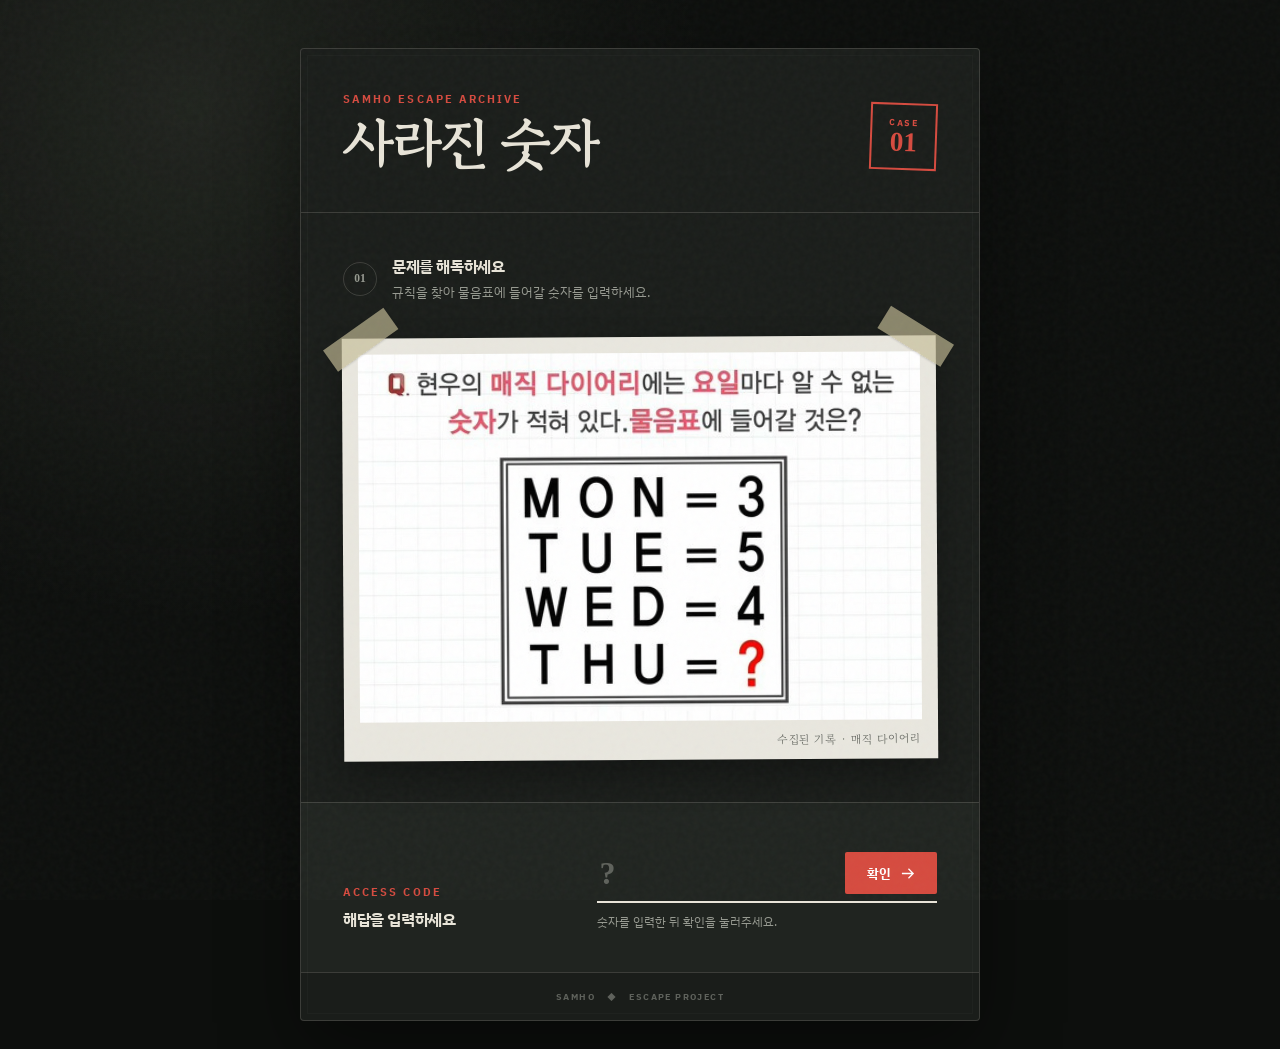
<file: index.html>
<!doctype html>
<html lang="ko">
  <head>
    <meta charset="UTF-8" />
    <meta name="viewport" content="width=device-width, initial-scale=1, viewport-fit=cover" />
    <meta name="theme-color" content="#111311" />
    <meta name="description" content="삼호 방탈출 첫 번째 문제" />
    <title>삼호 방탈출 — 문제 01</title>
    <link rel="preconnect" href="https://fonts.googleapis.com" />
    <link rel="preconnect" href="https://fonts.gstatic.com" crossorigin />
    <link
      href="https://fonts.googleapis.com/css2?family=Gowun+Batang:wght@400;700&family=IBM+Plex+Sans+KR:wght@400;500;600;700&display=swap"
      rel="stylesheet"
    />
    <link rel="stylesheet" href="styles.css" />
    <script src="script.js" defer></script>
  </head>
  <body>
    <div class="grain" aria-hidden="true"></div>

    <main class="case-file">
      <header class="case-header">
        <div>
          <p class="eyebrow">SAMHO ESCAPE ARCHIVE</p>
          <h1>사라진 숫자</h1>
        </div>
        <div class="case-number" aria-label="첫 번째 문제">
          <span>CASE</span>
          <strong>01</strong>
        </div>
      </header>

      <section class="puzzle-section" aria-labelledby="puzzle-heading">
        <div class="section-label">
          <span class="label-index">01</span>
          <div>
            <h2 id="puzzle-heading">문제를 해독하세요</h2>
            <p>규칙을 찾아 물음표에 들어갈 숫자를 입력하세요.</p>
          </div>
        </div>

        <figure class="evidence">
          <div class="evidence-tape tape-left" aria-hidden="true"></div>
          <div class="evidence-tape tape-right" aria-hidden="true"></div>
          <img src="assets/puzzle.png" alt="월요일, 화요일, 수요일의 숫자 규칙을 보고 목요일의 숫자를 찾는 문제" />
          <figcaption>수집된 기록 · 매직 다이어리</figcaption>
        </figure>
      </section>

      <section class="answer-section" aria-labelledby="answer-heading">
        <div class="answer-copy">
          <p class="answer-kicker">ACCESS CODE</p>
          <h2 id="answer-heading">해답을 입력하세요</h2>
        </div>

        <form id="answer-form" novalidate>
          <label class="sr-only" for="answer-input">정답 숫자</label>
          <div class="input-row">
            <input
              id="answer-input"
              name="answer"
              type="text"
              inputmode="numeric"
              pattern="[0-9]*"
              maxlength="2"
              autocomplete="off"
              placeholder="?"
              aria-describedby="result-message"
              autofocus
            />
            <label class="submit-control">
              <input class="haptic-switch" type="checkbox" switch aria-label="정답 확인" />
              <span>확인</span>
              <svg viewBox="0 0 24 24" aria-hidden="true">
                <path d="M5 12h14M14 6l6 6-6 6" />
              </svg>
            </label>
          </div>
          <p id="result-message" class="result-message" aria-live="polite">숫자를 입력한 뒤 확인을 눌러주세요.</p>
        </form>
      </section>

      <section id="success-panel" class="success-panel" aria-labelledby="success-heading" hidden>
        <div class="success-stamp" aria-hidden="true">SOLVED</div>
        <div class="success-heading">
          <span class="check-mark" aria-hidden="true">
            <svg viewBox="0 0 24 24"><path d="m5 12 4.2 4L19 6.5" /></svg>
          </span>
          <div>
            <p>CASE 01 · COMPLETE</p>
            <h2 id="success-heading">정답입니다</h2>
          </div>
        </div>
        <div class="answer-reveal">
          <img src="assets/answer.png" alt="정답을 맞힌 것을 축하하는 이미지" />
        </div>

        <div class="follow-up">
          <div class="follow-up-copy">
            <p class="answer-kicker">SECOND LOCK</p>
            <h3>위 사진에 있는 글씨 5글자를 있는대로 쓰세요.</h3>
          </div>

          <form id="clue-form" novalidate>
            <label class="sr-only" for="clue-input">사진 속 글씨 5글자</label>
            <div class="input-row clue-input-row">
              <input
                id="clue-input"
                name="clue"
                type="text"
                maxlength="8"
                autocomplete="off"
                placeholder="글씨 5글자"
                aria-describedby="clue-message"
              />
              <label class="submit-control">
                <input class="haptic-switch" type="checkbox" switch aria-label="두 번째 정답 확인" />
                <span>확인</span>
                <svg viewBox="0 0 24 24" aria-hidden="true">
                  <path d="M5 12h14M14 6l6 6-6 6" />
                </svg>
              </label>
            </div>
            <p id="clue-message" class="result-message" aria-live="polite">띄어쓰기는 채점에 영향을 주지 않습니다.</p>
          </form>
        </div>

        <div id="final-panel" class="final-panel" hidden>
          <div class="final-label">
            <span>UNLOCKED</span>
            <strong>최종 단서</strong>
          </div>
          <div class="answer-reveal final-reveal">
            <img src="assets/answer-1-1.png" alt="두 번째 정답 이미지" />
          </div>
          <p class="success-note">이 화면을 진행요원에게 보여주세요.</p>
        </div>
      </section>

      <footer>
        <span>SAMHO</span>
        <span aria-hidden="true">◆</span>
        <span>ESCAPE PROJECT</span>
      </footer>
    </main>
  </body>
</html>
</file>
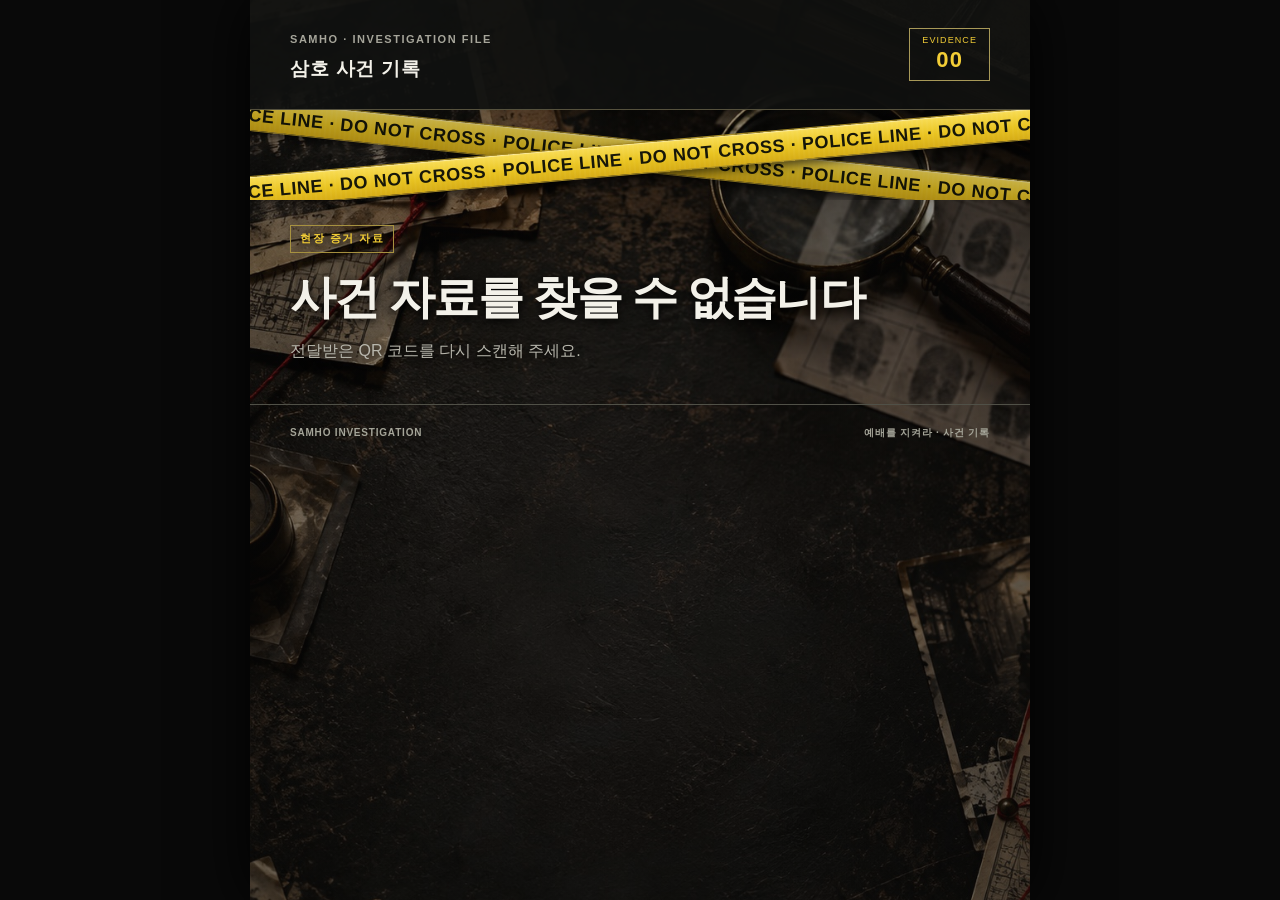
<file: investigation/index.html>
<!doctype html>
<html lang="ko">
<head>
  <meta charset="utf-8">
  <meta name="viewport" content="width=device-width, initial-scale=1">
  <meta name="theme-color" content="#111111">
  <title>삼호 사건 기록</title>
  <link rel="stylesheet" href="style.css?v=9">
  <script src="case.js?v=8" defer></script>
</head>
<body>
  <main class="file">
    <header class="masthead"><div><span class="overline">SAMHO · INVESTIGATION FILE</span><p>삼호 사건 기록</p></div><span class="seal">EVIDENCE<br><b id="case-number">00</b></span></header>
    <div class="police-cordon" aria-hidden="true"><span class="police-tape tape-back">POLICE LINE · DO NOT CROSS · POLICE LINE · DO NOT CROSS · POLICE LINE · DO NOT CROSS</span><span class="police-tape tape-front">POLICE LINE · DO NOT CROSS · POLICE LINE · DO NOT CROSS · POLICE LINE · DO NOT CROSS</span></div>
    <section class="intro"><p class="tag">현장 증거 자료</p><h1 id="title"></h1><p id="intro"></p></section>
    <section id="entry-section" class="answer" hidden><div class="section-head"><span>ENTRY / ACCESS CODE</span></div><div id="entry-evidence"></div><form id="entry-form"><label for="entry-input">정답 입력</label><div class="answer-row"><input id="entry-input" autocomplete="off" autocapitalize="none" spellcheck="false" placeholder="정답을 입력하세요" aria-describedby="entry-message"><button type="submit">확인 →</button></div><p id="entry-message" class="stage-message" role="status" aria-live="polite">정답을 입력하고 확인을 눌러주세요.</p></form></section>
    <section id="puzzle-section" aria-labelledby="evidence-title"><div class="section-head"><span>01 / EVIDENCE</span><h2 id="evidence-title">확보된 자료</h2><p>사진을 누르면 원본을 크게 볼 수 있습니다.</p></div><div id="evidence"></div></section>
    <section id="answer-section" class="answer" hidden><div class="section-head"><span>02 / INVESTIGATION</span></div><p id="question" class="question"></p><form id="form"><label for="answer-input">정답 입력</label><div class="answer-row"><input id="answer-input" autocomplete="off"><button type="submit">확인 <span aria-hidden="true">→</span></button></div><p id="message" role="status" aria-live="polite">정답을 입력하고 확인을 눌러주세요.</p></form></section>
    <section id="result" class="result" hidden aria-live="polite"><div class="section-head"><span>ACCESS GRANTED</span><h2>정답입니다</h2><p>새로운 자료가 확보되었습니다.</p></div><div id="result-evidence"></div></section>
    <footer><span>SAMHO INVESTIGATION</span><span>예배를 지켜라 · 사건 기록</span></footer>
  </main>
</body>
</html>
</file>
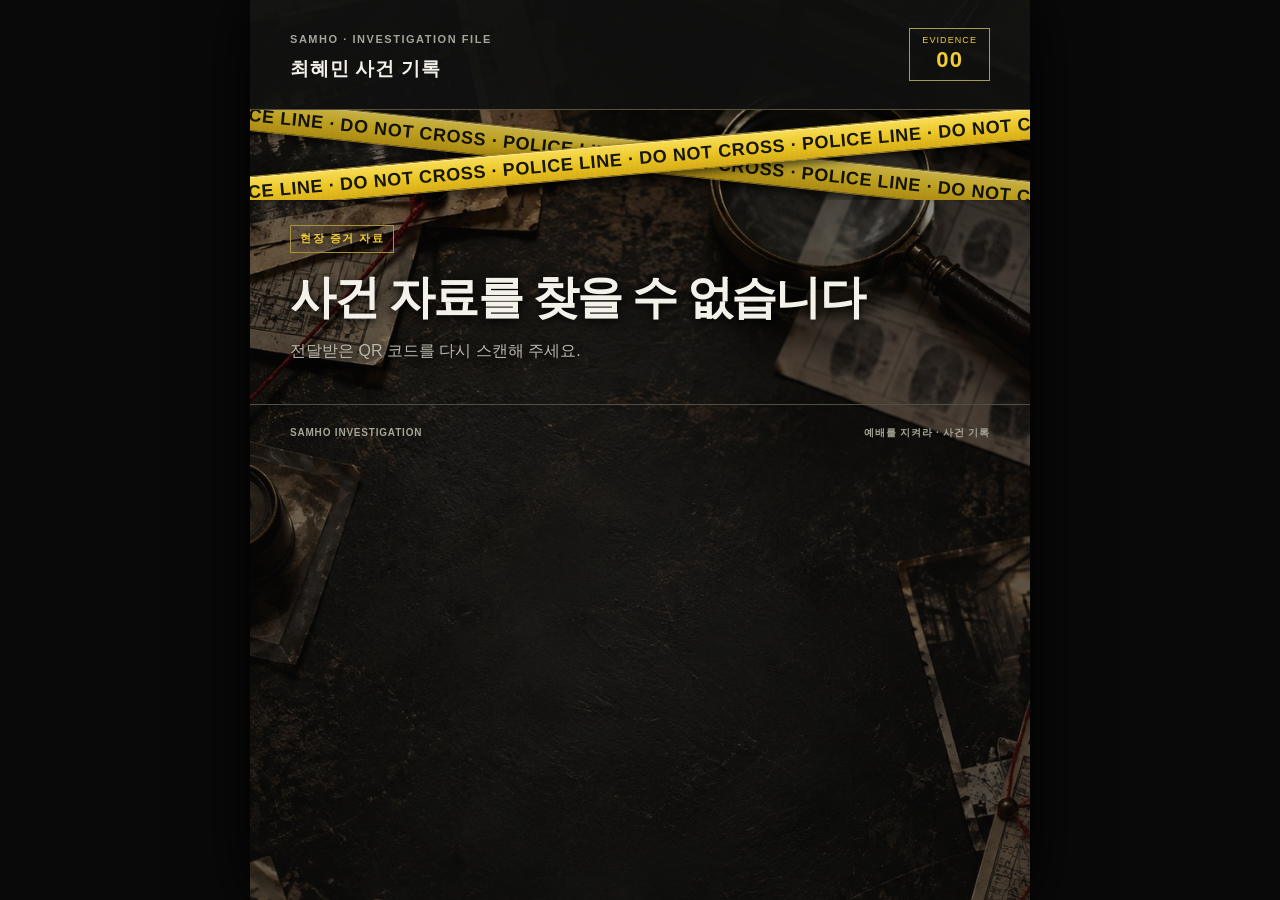
<file: investigation/choi/index.html>
<!doctype html>
<html lang="ko">
<head>
  <meta charset="utf-8">
  <meta name="viewport" content="width=device-width, initial-scale=1">
  <meta name="theme-color" content="#111111">
  <title>최혜민 · 삼호 사건 기록</title>
  <link rel="stylesheet" href="../style.css?v=7">
  <link rel="stylesheet" href="choi.css?v=2">
  <script src="choi.js?v=5" defer></script>
</head>
<body>
  <main class="file">
    <header class="masthead"><div><span class="overline">SAMHO · INVESTIGATION FILE</span><p>최혜민 사건 기록</p></div><span class="seal">EVIDENCE<br><b id="case-number">00</b></span></header>
    <div class="police-cordon" aria-hidden="true"><span class="police-tape tape-back">POLICE LINE · DO NOT CROSS · POLICE LINE · DO NOT CROSS · POLICE LINE · DO NOT CROSS</span><span class="police-tape tape-front">POLICE LINE · DO NOT CROSS · POLICE LINE · DO NOT CROSS · POLICE LINE · DO NOT CROSS</span></div>
    <section class="intro"><p class="tag">현장 증거 자료</p><h1 id="title"></h1><p id="intro"></p></section>
    <section aria-labelledby="evidence-title"><div class="section-head"><span>01 / EVIDENCE</span><h2 id="evidence-title">확보된 자료</h2><p>사진을 누르면 원본을 크게 볼 수 있습니다.</p></div><div id="evidence"></div></section>
    <div id="stages"></div>
    <footer><span>SAMHO INVESTIGATION</span><span>예배를 지켜라 · 사건 기록</span></footer>
  </main>
</body>
</html>
</file>
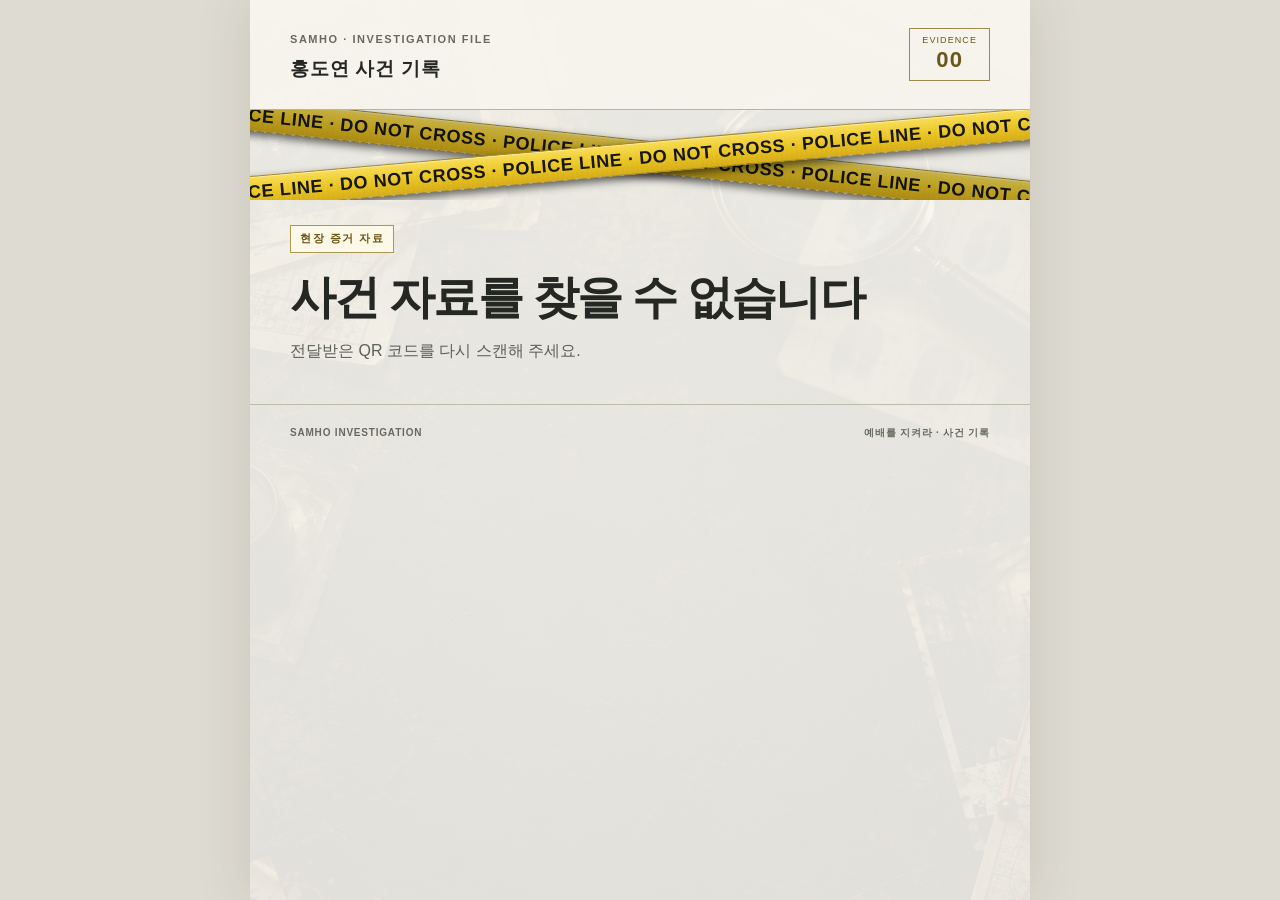
<file: investigation/hong/index.html>
<!doctype html>
<html lang="ko">
<head>
  <meta charset="utf-8">
  <meta name="viewport" content="width=device-width, initial-scale=1">
  <meta name="theme-color" content="#f4f2ec">
  <title>홍도연 · 삼호 사건 기록</title>
  <link rel="stylesheet" href="../style.css?v=7">
  <link rel="stylesheet" href="light.css?v=1">
  <script src="hong.js?v=6" defer></script>
</head>
<body>
  <main class="file">
    <header class="masthead"><div><span class="overline">SAMHO · INVESTIGATION FILE</span><p>홍도연 사건 기록</p></div><span class="seal">EVIDENCE<br><b id="case-number">00</b></span></header>
    <div class="police-cordon" aria-hidden="true"><span class="police-tape tape-back">POLICE LINE · DO NOT CROSS · POLICE LINE · DO NOT CROSS · POLICE LINE · DO NOT CROSS</span><span class="police-tape tape-front">POLICE LINE · DO NOT CROSS · POLICE LINE · DO NOT CROSS · POLICE LINE · DO NOT CROSS</span></div>
    <section class="intro"><p class="tag">현장 증거 자료</p><h1 id="title"></h1><p id="intro"></p></section>
    <section aria-labelledby="evidence-title"><div class="section-head"><span>01 / EVIDENCE</span><h2 id="evidence-title">확보된 자료</h2><p>사진을 누르면 원본을 크게 볼 수 있습니다.</p></div><div id="evidence"></div></section>
    <div id="stages"></div>
    <footer><span>SAMHO INVESTIGATION</span><span>예배를 지켜라 · 사건 기록</span></footer>
  </main>
</body>
</html>
</file>
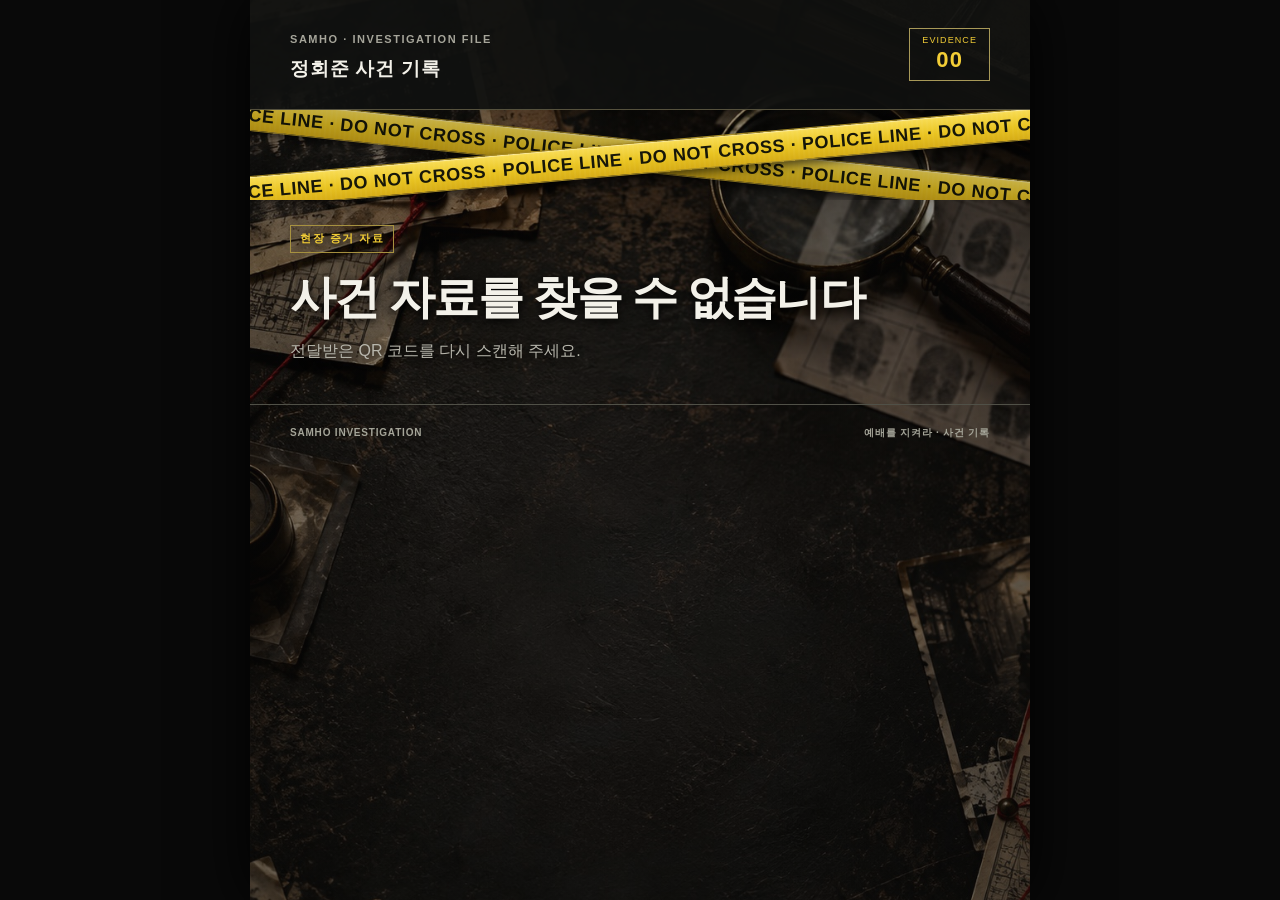
<file: investigation/jung/index.html>
<!doctype html>
<html lang="ko">
<head>
  <meta charset="utf-8">
  <meta name="viewport" content="width=device-width, initial-scale=1">
  <meta name="theme-color" content="#111111">
  <title>정회준 · 삼호 사건 기록</title>
  <link rel="stylesheet" href="../style.css?v=7">
  <link rel="stylesheet" href="jung.css?v=3">
  <script src="jung.js?v=7" defer></script>
</head>
<body>
  <main class="file">
    <header class="masthead"><div><span class="overline">SAMHO · INVESTIGATION FILE</span><p>정회준 사건 기록</p></div><span class="seal">EVIDENCE<br><b id="case-number">00</b></span></header>
    <div class="police-cordon" aria-hidden="true"><span class="police-tape tape-back">POLICE LINE · DO NOT CROSS · POLICE LINE · DO NOT CROSS · POLICE LINE · DO NOT CROSS</span><span class="police-tape tape-front">POLICE LINE · DO NOT CROSS · POLICE LINE · DO NOT CROSS · POLICE LINE · DO NOT CROSS</span></div>
    <section class="intro"><p class="tag">현장 증거 자료</p><h1 id="title"></h1><p id="intro"></p></section>
    <section aria-labelledby="evidence-title"><div class="section-head"><span>01 / EVIDENCE</span><h2 id="evidence-title">확보된 자료</h2><p>사진을 누르면 원본을 크게 볼 수 있습니다.</p></div><div id="evidence"></div></section>
    <div id="stages"></div>
    <footer><span>SAMHO INVESTIGATION</span><span>예배를 지켜라 · 사건 기록</span></footer>
  </main>
</body>
</html>
</file>
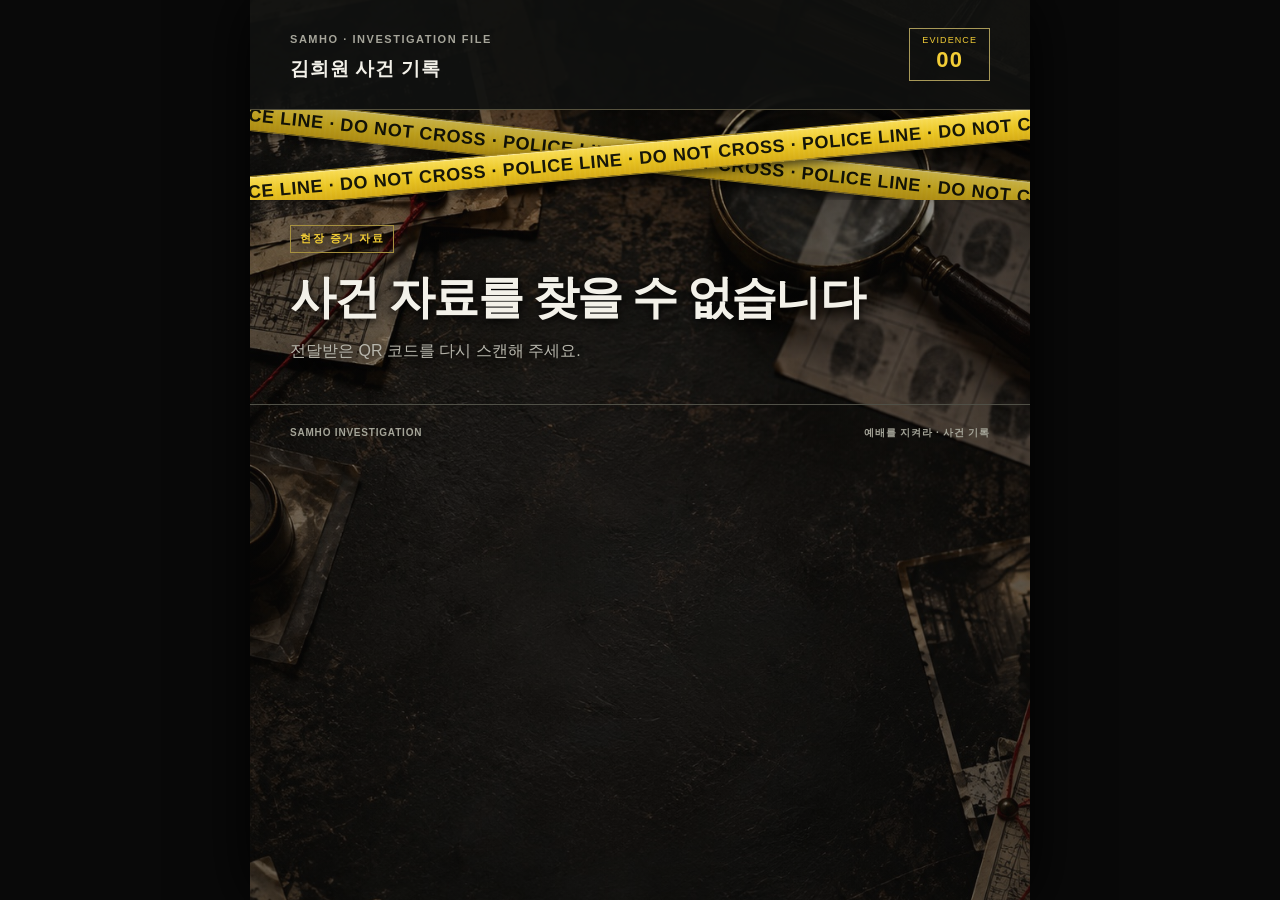
<file: investigation/kim/index.html>
<!doctype html>
<html lang="ko">
<head>
  <meta charset="utf-8">
  <meta name="viewport" content="width=device-width, initial-scale=1">
  <meta name="theme-color" content="#111111">
  <title>김희원 · 삼호 사건 기록</title>
  <link rel="stylesheet" href="../style.css?v=7">
  <link rel="stylesheet" href="kim.css?v=1">
  <script src="kim.js?v=6" defer></script>
</head>
<body>
  <main class="file">
    <header class="masthead"><div><span class="overline">SAMHO · INVESTIGATION FILE</span><p>김희원 사건 기록</p></div><span class="seal">EVIDENCE<br><b id="case-number">00</b></span></header>
    <div class="police-cordon" aria-hidden="true"><span class="police-tape tape-back">POLICE LINE · DO NOT CROSS · POLICE LINE · DO NOT CROSS · POLICE LINE · DO NOT CROSS</span><span class="police-tape tape-front">POLICE LINE · DO NOT CROSS · POLICE LINE · DO NOT CROSS · POLICE LINE · DO NOT CROSS</span></div>
    <section class="intro"><p class="tag">현장 증거 자료</p><h1 id="title"></h1><p id="intro"></p></section>
    <section aria-labelledby="evidence-title"><div class="section-head"><span>01 / EVIDENCE</span><h2 id="evidence-title">확보된 자료</h2><p>사진을 누르면 원본을 크게 볼 수 있습니다.</p></div><div id="evidence"></div></section>
    <div id="stages"></div>
    <footer><span>SAMHO INVESTIGATION</span><span>예배를 지켜라 · 사건 기록</span></footer>
  </main>
</body>
</html>
</file>
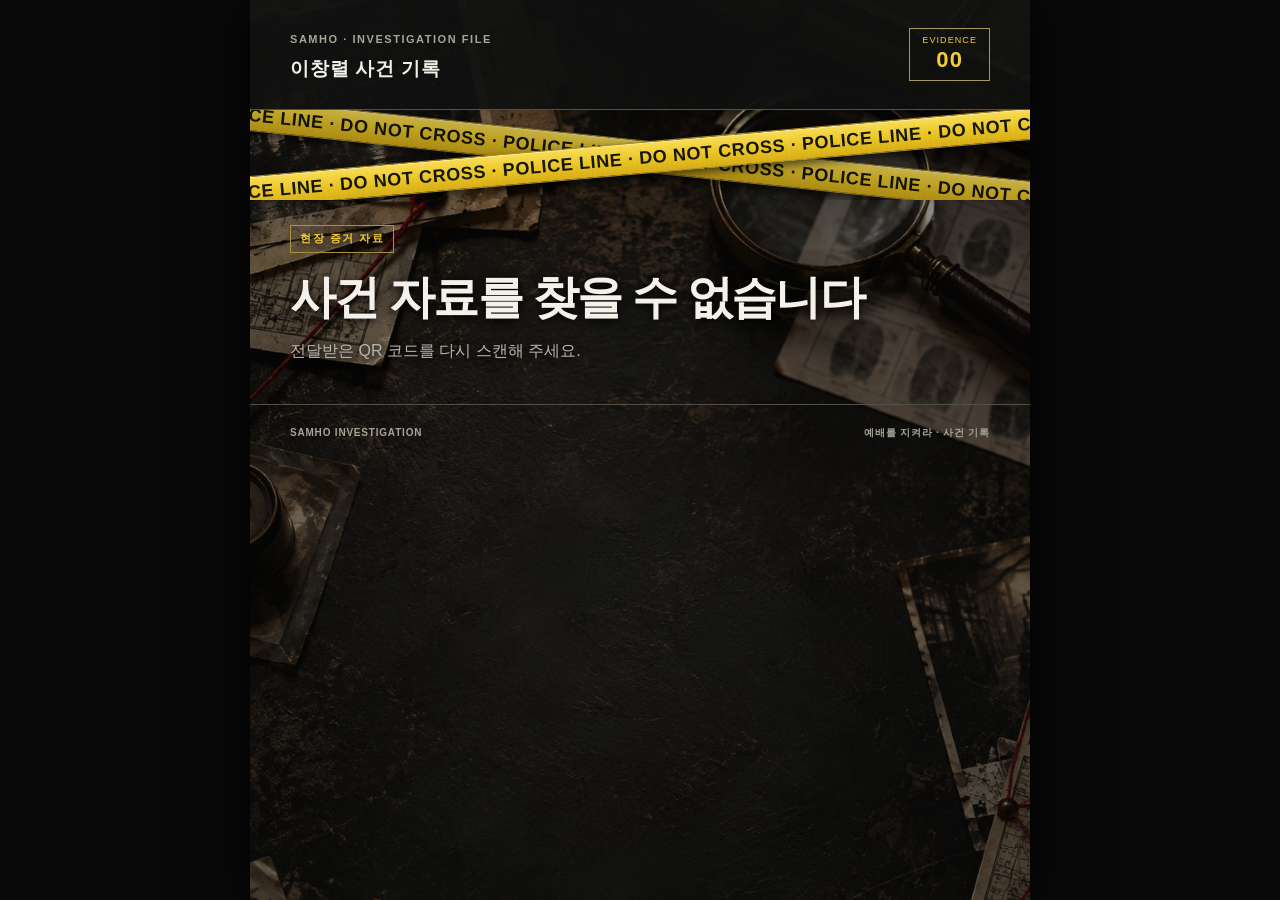
<file: investigation/lee/index.html>
<!doctype html>
<html lang="ko">
<head>
  <meta charset="utf-8">
  <meta name="viewport" content="width=device-width, initial-scale=1">
  <meta name="theme-color" content="#111111">
  <title>이창렬 · 삼호 사건 기록</title>
  <link rel="stylesheet" href="../style.css?v=7">
  <link rel="stylesheet" href="lee.css?v=1">
  <script src="lee.js?v=5" defer></script>
</head>
<body>
  <main class="file">
    <header class="masthead"><div><span class="overline">SAMHO · INVESTIGATION FILE</span><p>이창렬 사건 기록</p></div><span class="seal">EVIDENCE<br><b id="case-number">00</b></span></header>
    <div class="police-cordon" aria-hidden="true"><span class="police-tape tape-back">POLICE LINE · DO NOT CROSS · POLICE LINE · DO NOT CROSS · POLICE LINE · DO NOT CROSS</span><span class="police-tape tape-front">POLICE LINE · DO NOT CROSS · POLICE LINE · DO NOT CROSS · POLICE LINE · DO NOT CROSS</span></div>
    <section class="intro"><p class="tag">현장 증거 자료</p><h1 id="title"></h1><p id="intro"></p></section>
    <section aria-labelledby="evidence-title"><div class="section-head"><span>01 / EVIDENCE</span><h2 id="evidence-title">확보된 자료</h2><p>사진을 누르면 원본을 크게 볼 수 있습니다.</p></div><div id="evidence"></div></section>
    <div id="stages"></div>
    <footer><span>SAMHO INVESTIGATION</span><span>예배를 지켜라 · 사건 기록</span></footer>
  </main>
</body>
</html>
</file>
<file: styles.css>
:root {
  color-scheme: dark;
  --ink: #e8e4d8;
  --muted: #979a91;
  --paper: #1a1d1a;
  --paper-raised: #202420;
  --line: rgba(232, 228, 216, 0.16);
  --signal: #d64b3f;
  --signal-dark: #a92f27;
  --success: #d5c76a;
  --shadow: rgba(0, 0, 0, 0.42);
}

* {
  box-sizing: border-box;
}

html {
  background: #0d0f0d;
}

body {
  min-width: 320px;
  min-height: 100svh;
  margin: 0;
  padding: clamp(18px, 5vw, 48px) 14px calc(28px + env(safe-area-inset-bottom));
  overflow-x: hidden;
  color: var(--ink);
  background:
    radial-gradient(circle at 15% 10%, rgba(81, 88, 74, 0.28), transparent 32rem),
    #0d0f0d;
  font-family: "IBM Plex Sans KR", sans-serif;
}

body::before {
  position: fixed;
  inset: 0;
  z-index: -1;
  background-image:
    linear-gradient(rgba(255, 255, 255, 0.018) 1px, transparent 1px),
    linear-gradient(90deg, rgba(255, 255, 255, 0.018) 1px, transparent 1px);
  background-size: 26px 26px;
  content: "";
}

.grain {
  position: fixed;
  inset: 0;
  z-index: 10;
  pointer-events: none;
  opacity: 0.14;
  background-image: url("data:image/svg+xml,%3Csvg viewBox='0 0 180 180' xmlns='http://www.w3.org/2000/svg'%3E%3Cfilter id='n'%3E%3CfeTurbulence type='fractalNoise' baseFrequency='.9' numOctaves='4' stitchTiles='stitch'/%3E%3C/filter%3E%3Crect width='100%25' height='100%25' filter='url(%23n)' opacity='.24'/%3E%3C/svg%3E");
}

.case-file {
  position: relative;
  width: min(100%, 680px);
  margin: 0 auto;
  overflow: hidden;
  border: 1px solid var(--line);
  border-radius: 4px;
  background: var(--paper);
  box-shadow: 0 28px 80px var(--shadow);
}

.case-file::after {
  position: absolute;
  inset: 6px;
  z-index: 5;
  border: 1px solid rgba(255, 255, 255, 0.025);
  pointer-events: none;
  content: "";
}

.case-header {
  display: flex;
  align-items: flex-end;
  justify-content: space-between;
  gap: 24px;
  padding: clamp(24px, 6vw, 42px);
  border-bottom: 1px solid var(--line);
}

.eyebrow,
.answer-kicker {
  margin: 0 0 8px;
  color: var(--signal);
  font-size: 0.68rem;
  font-weight: 700;
  letter-spacing: 0.19em;
}

h1,
h2,
p {
  margin-top: 0;
}

h1 {
  margin-bottom: 0;
  font-family: "Gowun Batang", serif;
  font-size: clamp(2rem, 8vw, 3.45rem);
  font-weight: 700;
  line-height: 1;
  letter-spacing: -0.055em;
}

.case-number {
  display: grid;
  flex: 0 0 auto;
  width: 67px;
  height: 67px;
  place-content: center;
  transform: rotate(2deg);
  border: 2px solid var(--signal);
  color: var(--signal);
  text-align: center;
}

.case-number span {
  font-size: 0.55rem;
  font-weight: 700;
  letter-spacing: 0.18em;
}

.case-number strong {
  font-family: Georgia, serif;
  font-size: 1.7rem;
  line-height: 1;
}

.puzzle-section {
  padding: clamp(26px, 6vw, 42px);
}

.section-label {
  display: flex;
  align-items: center;
  gap: 15px;
  margin-bottom: 34px;
}

.label-index {
  display: grid;
  width: 34px;
  height: 34px;
  flex: 0 0 auto;
  place-items: center;
  border: 1px solid var(--line);
  border-radius: 50%;
  color: var(--muted);
  font: 600 0.72rem/1 Georgia, serif;
}

.section-label h2,
.answer-section h2 {
  margin-bottom: 5px;
  font-size: 1rem;
  letter-spacing: -0.025em;
}

.section-label p {
  margin-bottom: 0;
  color: var(--muted);
  font-size: 0.84rem;
  line-height: 1.55;
}

.evidence {
  position: relative;
  margin: 0;
  padding: clamp(10px, 3vw, 16px) clamp(10px, 3vw, 16px) 0;
  transform: rotate(-0.35deg);
  background: #e9e7df;
  box-shadow: 0 16px 34px rgba(0, 0, 0, 0.3);
}

.evidence img {
  display: block;
  width: 100%;
  height: auto;
}

.evidence figcaption {
  padding: 11px 2px 12px;
  color: #555852;
  font-family: "Gowun Batang", serif;
  font-size: 0.72rem;
  text-align: right;
  letter-spacing: 0.05em;
}

.evidence-tape {
  position: absolute;
  top: -12px;
  z-index: 2;
  width: 74px;
  height: 26px;
  background: rgba(198, 188, 151, 0.66);
  box-shadow: 0 1px 2px rgba(0, 0, 0, 0.12);
}

.tape-left {
  left: -18px;
  transform: rotate(-35deg);
}

.tape-right {
  right: -17px;
  transform: rotate(32deg);
}

.answer-section {
  display: grid;
  grid-template-columns: minmax(145px, 0.8fr) 1.2fr;
  gap: 28px;
  align-items: end;
  padding: clamp(26px, 6vw, 42px);
  border-top: 1px solid var(--line);
  background: var(--paper-raised);
}

.answer-section h2 {
  margin: 0;
}

.input-row {
  display: grid;
  grid-template-columns: 1fr auto;
  height: 58px;
  border-bottom: 2px solid var(--ink);
}

input,
.submit-control {
  font: inherit;
}

input {
  width: 100%;
  min-width: 0;
  border: 0;
  outline: 0;
  color: var(--ink);
  background: transparent;
  font-family: Georgia, serif;
  font-size: 2rem;
  font-weight: 700;
  caret-color: var(--signal);
}

input::placeholder {
  color: #5f625c;
}

.submit-control {
  position: relative;
  display: inline-flex;
  align-items: center;
  justify-content: center;
  gap: 8px;
  align-self: center;
  min-width: 92px;
  height: 42px;
  border: 0;
  border-radius: 2px;
  color: #fff;
  background: var(--signal);
  font-size: 0.84rem;
  font-weight: 700;
  cursor: pointer;
  transition: transform 150ms ease, background-color 150ms ease;
}

.submit-control:active {
  transform: translateY(1px);
  background: var(--signal-dark);
}

.submit-control svg {
  width: 17px;
  fill: none;
  stroke: currentColor;
  stroke-linecap: square;
  stroke-width: 1.8;
}

.haptic-switch {
  position: absolute;
  inset: 0;
  z-index: 2;
  width: 100%;
  height: 100%;
  margin: 0;
  opacity: 0;
  appearance: auto;
  -webkit-appearance: auto;
  cursor: pointer;
}

.haptic-switch:disabled {
  cursor: default;
}

.submit-control:has(.haptic-switch:disabled) {
  opacity: 0.62;
}

.result-message {
  min-height: 1.35em;
  margin: 10px 0 0;
  color: var(--muted);
  font-size: 0.72rem;
}

.result-message.is-error {
  color: #ef766c;
}

.input-row.is-error {
  animation: shake 320ms ease;
  border-color: var(--signal);
}

.success-panel {
  position: relative;
  padding: clamp(30px, 7vw, 50px) clamp(26px, 7vw, 50px) clamp(34px, 8vw, 58px);
  overflow: hidden;
  border-top: 1px solid rgba(213, 199, 106, 0.35);
  background: #171a16;
}

.success-panel.is-visible {
  animation: reveal 650ms cubic-bezier(0.22, 1, 0.36, 1) both;
}

.success-heading {
  display: flex;
  align-items: center;
  gap: 15px;
  margin-bottom: 26px;
}

.success-heading p {
  margin: 0 0 3px;
  color: var(--success);
  font-size: 0.64rem;
  font-weight: 700;
  letter-spacing: 0.15em;
}

.success-heading h2 {
  margin: 0;
  font-family: "Gowun Batang", serif;
  font-size: clamp(1.8rem, 7vw, 2.5rem);
}

.check-mark {
  display: grid;
  width: 48px;
  height: 48px;
  flex: 0 0 auto;
  place-items: center;
  border: 1px solid var(--success);
  border-radius: 50%;
  color: var(--success);
}

.check-mark svg {
  width: 25px;
  fill: none;
  stroke: currentColor;
  stroke-linecap: square;
  stroke-width: 1.7;
}

.answer-reveal {
  padding: 12px;
  transform: rotate(0.55deg);
  background: #eeeae0;
  box-shadow: 0 18px 40px rgba(0, 0, 0, 0.38);
}

.answer-reveal img {
  display: block;
  width: 100%;
  max-height: 380px;
  object-fit: contain;
}

.success-note {
  margin: 20px 0 0;
  color: var(--muted);
  font-family: "Gowun Batang", serif;
  font-size: 0.88rem;
  text-align: center;
}

.follow-up {
  display: grid;
  grid-template-columns: minmax(175px, 0.9fr) 1.1fr;
  gap: 28px;
  align-items: end;
  margin-top: 34px;
  padding-top: 32px;
  border-top: 1px dashed rgba(232, 228, 216, 0.24);
}

.follow-up h3 {
  margin: 0;
  font-family: "Gowun Batang", serif;
  font-size: 1.05rem;
  line-height: 1.55;
}

#clue-input {
  font-family: "IBM Plex Sans KR", sans-serif;
  font-size: 1.12rem;
  font-weight: 600;
  letter-spacing: -0.04em;
}

#clue-input::placeholder {
  font-size: 0.9rem;
  font-weight: 400;
}

.final-panel {
  margin-top: 36px;
  padding-top: 34px;
  border-top: 1px solid rgba(213, 199, 106, 0.35);
}

.final-panel.is-visible {
  animation: reveal 650ms cubic-bezier(0.22, 1, 0.36, 1) both;
}

.final-label {
  display: flex;
  align-items: baseline;
  justify-content: space-between;
  margin-bottom: 18px;
}

.final-label span {
  color: var(--success);
  font-size: 0.64rem;
  font-weight: 700;
  letter-spacing: 0.16em;
}

.final-label strong {
  font-family: "Gowun Batang", serif;
  font-size: 1.15rem;
}

.final-reveal {
  transform: rotate(-0.45deg);
}

.success-stamp {
  position: absolute;
  top: 32px;
  right: -13px;
  transform: rotate(12deg);
  border: 2px solid rgba(214, 75, 63, 0.38);
  padding: 5px 11px;
  color: rgba(214, 75, 63, 0.42);
  font: 700 0.7rem/1 Georgia, serif;
  letter-spacing: 0.15em;
}

footer {
  display: flex;
  justify-content: center;
  gap: 12px;
  padding: 17px;
  border-top: 1px solid var(--line);
  color: #5f625c;
  font-size: 0.55rem;
  font-weight: 700;
  letter-spacing: 0.16em;
}

.sr-only {
  position: absolute;
  width: 1px;
  height: 1px;
  padding: 0;
  margin: -1px;
  overflow: hidden;
  clip: rect(0, 0, 0, 0);
  white-space: nowrap;
  border: 0;
}

@keyframes shake {
  0%, 100% { transform: translateX(0); }
  25% { transform: translateX(-6px); }
  75% { transform: translateX(6px); }
}

@keyframes reveal {
  from {
    opacity: 0;
    transform: translateY(24px);
  }
  to {
    opacity: 1;
    transform: translateY(0);
  }
}

@media (max-width: 540px) {
  body {
    padding-right: 9px;
    padding-left: 9px;
  }

  .answer-section {
    grid-template-columns: 1fr;
    gap: 18px;
  }

  .follow-up {
    grid-template-columns: 1fr;
    gap: 18px;
  }

  .case-header {
    align-items: center;
  }

  .case-number {
    width: 58px;
    height: 58px;
  }
}

@media (prefers-reduced-motion: reduce) {
  *,
  *::before,
  *::after {
    scroll-behavior: auto !important;
    animation-duration: 0.01ms !important;
    animation-iteration-count: 1 !important;
    transition-duration: 0.01ms !important;
  }
}
</file>
<file: investigation/style.css>
:root {
  color-scheme: dark;
  --yellow: #f2cd36;
  --white: #f3f1e9;
  --muted: #b8b7ad;
}
* { box-sizing: border-box; }
html { scroll-behavior: smooth; }
body {
  margin: 0;
  background: #090909;
  color: var(--white);
  font-family: -apple-system, BlinkMacSystemFont, "Apple SD Gothic Neo", "Malgun Gothic", sans-serif;
  line-height: 1.6;
}
.file {
  max-width: 780px;
  min-height: 100vh;
  margin: auto;
  overflow: hidden;
  background-color: #151411;
  background-image: linear-gradient(rgba(10, 10, 9, .38), rgba(10, 10, 9, .55)), url("assets/investigation-background.jpg");
  background-position: center top;
  background-size: 100% auto;
  background-repeat: repeat-y;
  box-shadow: 0 0 60px #000;
}
.masthead {
  display: flex;
  align-items: center;
  justify-content: space-between;
  padding: 25px clamp(20px, 5vw, 40px);
  background: #101110ed;
  border-bottom: 1px solid #55513d;
}
.masthead p { margin: 3px 0 0; font-size: 19px; font-weight: 800; letter-spacing: .04em; }
.overline, .section-head span, .tag { font-size: 11px; font-weight: 800; letter-spacing: .14em; }
.overline { color: #a6a59a; }
.seal { border: 1px solid #a89958; color: var(--yellow); text-align: center; padding: 6px 12px; font-size: 9px; line-height: 1.25; letter-spacing: .12em; }
.seal b { font-size: 22px; }
.police-cordon { position: relative; height: 90px; overflow: hidden; pointer-events: none; }
.police-tape { position: absolute; left: -8%; width: 116%; white-space: nowrap; padding: 3px 14px; color: #171709; background: repeating-linear-gradient(90deg, #ffffff08 0 2px, transparent 2px 5px), linear-gradient(180deg, #f9dd55, #e9c421 55%, #d6ac16); border-block: 1px solid #a58a26; box-shadow: 0 4px 9px #0009, inset 0 1px 1px #fff7; font-family: Impact, "Arial Narrow", sans-serif; font-size: 18px; font-weight: 900; line-height: 1.35; letter-spacing: .035em; }
.tape-back { top: 30px; transform: rotate(6deg); filter: brightness(.8); }
.tape-front { top: 32px; transform: rotate(-5deg); }
section { padding: 0 clamp(18px, 5vw, 40px); }
.intro { padding-top: 24px; padding-bottom: 40px; text-shadow: 0 2px 10px #000; }
.tag { display: inline-block; color: var(--yellow); border: 1px solid #a79240; padding: 4px 9px; margin: 0 0 16px; }
.intro h1 { font-size: clamp(30px, 7vw, 46px); line-height: 1.25; margin: 0 0 12px; letter-spacing: -.04em; word-break: keep-all; }
.intro p:last-child { color: var(--muted); margin: 0; word-break: keep-all; }
.section-head { border-top: 1px solid #aa9766; padding: 18px 0 16px; text-shadow: 0 2px 5px #000; }
.section-head span { color: var(--yellow); }
.section-head h2 { font-size: 21px; margin: 4px 0; }
.section-head p { font-size: 14px; color: var(--muted); margin: 0; }
figure { position: relative; margin: 0 0 26px; background: #f4f2e9; border: 5px solid #e8e4d7; box-shadow: 0 7px 22px #0008; }
figure a { display: block; line-height: 0; }
figure img { display: block; width: 100%; height: auto; }
figcaption { padding: 12px 12px 10px; font-size: 13px; font-weight: 700; color: #33352e; line-height: 1.5; }
.answer { padding-top: 12px; padding-bottom: 30px; }
.question { font-size: 20px; font-weight: 750; line-height: 1.5; margin: 5px 0 20px; word-break: keep-all; }
label { display: block; font-size: 13px; font-weight: 700; margin-bottom: 7px; }
.answer-row { display: flex; gap: 8px; }
input { min-width: 0; flex: 1; border: 1px solid #d4d1c3; background: #fff; padding: 15px; font-size: 18px; border-radius: 2px; color: #161616; }
input::placeholder { color: #6b6b6b; }
input:focus { outline: 3px solid var(--yellow); outline-offset: 2px; }
button { border: 0; border-radius: 2px; background: var(--yellow); color: #171717; font-size: 16px; font-weight: 800; padding: 0 22px; cursor: pointer; }
button:hover { background: #ffe276; }
button:focus-visible { outline: 3px solid #fff; outline-offset: 2px; }
#message { font-size: 14px; color: var(--muted); margin: 9px 0 0; }
.error { color: #ff9c86 !important; }
.result { padding-bottom: 25px; }
.result .section-head { border-top: 3px solid var(--yellow); }
.result .section-head span { color: var(--yellow); }
footer { border-top: 1px solid #505047; padding: 20px clamp(18px, 5vw, 40px); display: flex; justify-content: space-between; gap: 12px; font-size: 10px; letter-spacing: .08em; color: #a5a599; font-weight: 700; }
[hidden] { display: none !important; }



.lock { text-align: center; margin: 0 0 20px; }
.lock img { width: min(100%, 340px); height: auto; }

.disciple-names { display: grid; grid-template-columns: repeat(4, minmax(0, 1fr)); gap: 8px; list-style: none; padding: 0; margin: 0 0 24px; }
.disciple-names li { display: flex; align-items: center; justify-content: center; min-height: 48px; padding: 8px 3px; border: 1px solid #98864a; background: #151510ed; color: #f3f1e9; text-align: center; font-size: clamp(12px, 3.7vw, 16px); font-weight: 700; word-break: keep-all; }
</file>
<file: investigation/choi/choi.css>
.stage-message { font-size: 14px; color: var(--muted); margin: 9px 0 0; }
.revealed-text { padding: 22px; border: 1px solid #b29c51; background: #151510ed; color: #f4df8f; font-size: 23px; font-weight: 700; line-height: 1.7; overflow-wrap: anywhere; }
.stage-form button:disabled { background: #807647; color: #e1ddc9; cursor: default; }
.stage-form input:disabled { background: #dcdcd2; color: #50564c; }

.evidence-instruction { margin: 8px 0 14px; font-size: 19px; font-weight: 750; line-height: 1.5; word-break: keep-all; }
</file>
<file: investigation/hong/light.css>
:root { color-scheme: light; --white: #252822; --muted: #5c6058; }
body { background: #dedbd2; color: #252822; }
.file { background-color: #f4f2ec; background-image: linear-gradient(#faf9f2ed, #f4f2eceb), url("../assets/investigation-background.jpg"); box-shadow: 0 0 50px #4c443225; }
.masthead { background: #f7f5eded; border-bottom-color: #b9b3a1; }
.overline { color: #666a5f; }
.seal { color: #685719; border-color: #9b8a50; }
.intro, .section-head { text-shadow: none; }
.tag { color: #6b5615; background: #fcf9e9; border-color: #ad9853; }
.section-head { border-color: #ada793; }
.section-head span, .result .section-head span { color: #79601b; }
figure { box-shadow: 0 6px 20px #3a342521; }
.answer, .result { padding-bottom: 30px; }
.question { color: #272b25; }
input { border-color: #8c9183; }
#message, .stage-message { color: #5c6058; font-size: 14px; margin: 9px 0 0; }
.error { color: #a53224 !important; }
.result .section-head { border-top-color: #9d8431; }
footer { color: #666b5f; border-color: #bdbbaa; }
.lock { text-align: center; margin: 0 0 20px; }
.lock img { width: min(100%, 340px); height: auto; }
.stage-form label { color: #444b3f; }
.stage-form button:disabled { background: #d7d4c6; color: #4c5146; cursor: default; }
.stage-form input:disabled { background: #ecece4; color: #50564c; }
</file>
<file: investigation/jung/jung.css>
.stage-message { font-size: 14px; color: var(--muted); margin: 9px 0 0; }
.revealed-text { padding: 22px; border: 1px solid #b29c51; background: #151510ed; color: #f4df8f; font-size: 23px; font-weight: 700; line-height: 1.7; overflow-wrap: anywhere; }
.stage-form button:disabled { background: #807647; color: #e1ddc9; cursor: default; }
.stage-form input:disabled { background: #dcdcd2; color: #50564c; }

.clue-hint { border-left: 2px solid #b29c51; padding: 8px 14px; color: #edd77c; background: #171713b8; margin: -6px 0 22px; }

.praise-audio { display: block; width: 100%; margin: 0 0 24px; }
.praise-fields { display: grid; gap: 10px; margin-bottom: 10px; }
.praise-fields input { width: 100%; }

.rps-game { text-align: center; padding: 18px; border: 1px solid #b29c51; background: #151510eb; }
.rps-countdown { margin: 0; color: #f2cd36; font-size: 56px; font-weight: 800; line-height: 1.3; }
.rps-status { min-height: 3em; margin: 10px 0 18px; }
.rps-choices { display: grid; grid-template-columns: repeat(3, minmax(0, 1fr)); gap: 8px; margin-bottom: 14px; }
.rps-choices button, .rps-start { min-height: 50px; padding: 10px; }
.rps-choices button[aria-pressed="true"] { outline: 3px solid white; outline-offset: 2px; }
.rps-game button:disabled { background: #6d6650; color: #d3cebc; cursor: default; }
</file>
<file: investigation/kim/kim.css>
.stage-message { font-size: 14px; color: var(--muted); margin: 9px 0 0; }
.revealed-text { padding: 22px; border: 1px solid #b29c51; background: #151510ed; color: #f4df8f; font-size: 23px; font-weight: 700; line-height: 1.7; overflow-wrap: anywhere; }
.stage-form button:disabled { background: #807647; color: #e1ddc9; cursor: default; }
.stage-form input:disabled { background: #dcdcd2; color: #50564c; }

.clue-hint { border-left: 2px solid #b29c51; padding: 8px 14px; color: #edd77c; background: #171713b8; margin: -6px 0 22px; }

.lock { text-align:center; margin: 0 0 20px; }
.lock img { width:min(100%,340px); height:auto; }
</file>
<file: investigation/lee/lee.css>
.stage-message { font-size: 14px; color: var(--muted); margin: 9px 0 0; }
.revealed-text { padding: 22px; border: 1px solid #b29c51; background: #151510ed; color: #f4df8f; font-size: 23px; font-weight: 700; line-height: 1.7; overflow-wrap: anywhere; }
.stage-form button:disabled { background: #807647; color: #e1ddc9; cursor: default; }
.stage-form input:disabled { background: #dcdcd2; color: #50564c; }

.clue-hint { border-left: 2px solid #b29c51; padding: 8px 14px; color: #edd77c; background: #171713b8; margin: -6px 0 22px; }

.lock { text-align:center; margin: 0 0 20px; }
.lock img { width:min(100%,340px); height:auto; }
</file>
